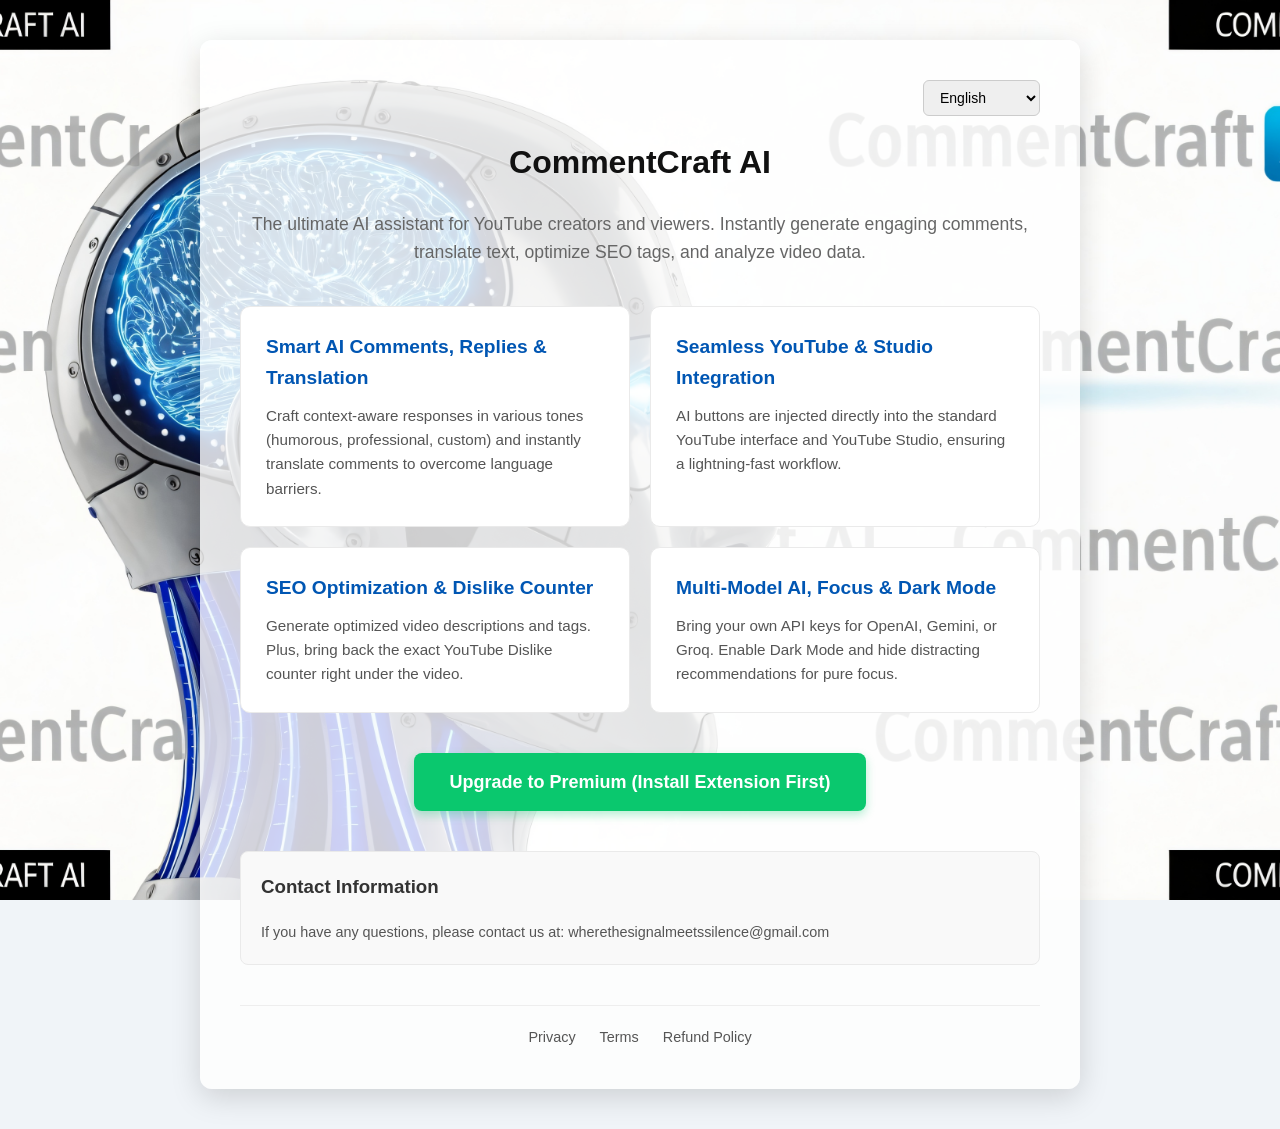
<file: index.html>
<!DOCTYPE html>
<html lang="en">
<head>
    <meta charset="UTF-8">
    <meta name="viewport" content="width=device-width, initial-scale=1.0">
    <title>CommentCraft AI</title>
    <link rel="stylesheet" href="site.css">
</head>
<body class="index-container">
    <div class="index-box">
        <div class="lang-switcher">
            <select id="lang-selector">
                <option value="en">English</option>
                <option value="uk">Українська</option>
                <option value="fr">Français</option>
                <option value="de">Deutsch</option>
                <option value="pl">Polski</option>
            </select>
        </div>
        
        <h1 data-i18n="idx_title">CommentCraft AI</h1>
        <p data-i18n="idx_desc" style="font-size: 1.1em; color: #666;">Instantly write comments, get tag suggestions, and analyze video data directly on YouTube.</p>
        
        <div class="features-grid">
            <div class="feature-card">
                <h3 data-i18n="feat1_title">Smart AI Comments & Replies</h3>
                <p data-i18n="feat1_desc">Generate context-aware comments in various tones (humorous, witty, grateful, ironic, or your custom style).</p>
            </div>
            <div class="feature-card">
                <h3 data-i18n="feat2_title">Seamless YouTube Integration</h3>
                <p data-i18n="feat2_desc">AI generation buttons are injected directly into the YouTube player and comment sections for a smooth workflow.</p>
            </div>
            <div class="feature-card">
                <h3 data-i18n="feat3_title">Video Insights & Dislike API</h3>
                <p data-i18n="feat3_desc">Extract video tags, descriptions, and bring back the hidden YouTube Dislike counter directly on the page.</p>
            </div>
            <div class="feature-card">
                <h3 data-i18n="feat4_title">Bring Your Own Key & Clean UI</h3>
                <p data-i18n="feat4_desc">Supports your own OpenAI (GPT) or Gemini API keys. Hide distracting YouTube recommendations for better focus.</p>
            </div>
        </div>

        <a href="https://chromewebstore.google.com/detail/commentcraft-ai-youtubers/noalilelennkhaakdagfkkgddkdmmcpj?utm_source=item-share-cb" class="buy-button" target="_blank">
            <span data-i18n="idx_btn_buy">Upgrade to Premium</span> (Install Extension First)
        </a>

        <div style="margin-top: 40px; text-align: left; padding: 20px; background: #f9f9f9; border-radius: 8px; border: 1px solid #eaeaea;">
            <h3 data-i18n="contact_title" style="margin-top: 0; color: #333;">Contact Information</h3>
            <p data-i18n="contact_details" style="font-size: 0.9em; color: #555; margin-bottom: 0;"></p>
        </div>

        <div class="nav-links">
            <a href="privacy.html" data-i18n="nav_privacy">Privacy Policy</a>
            <a href="terms.html" data-i18n="nav_terms">Terms of Service</a>
            <a href="refund.html" data-i18n="nav_refund">Refund Policy</a>
        </div>
    </div>

    <script src="translations.js"></script>
    <script src="language.js"></script>
</body>
</html>
</file>
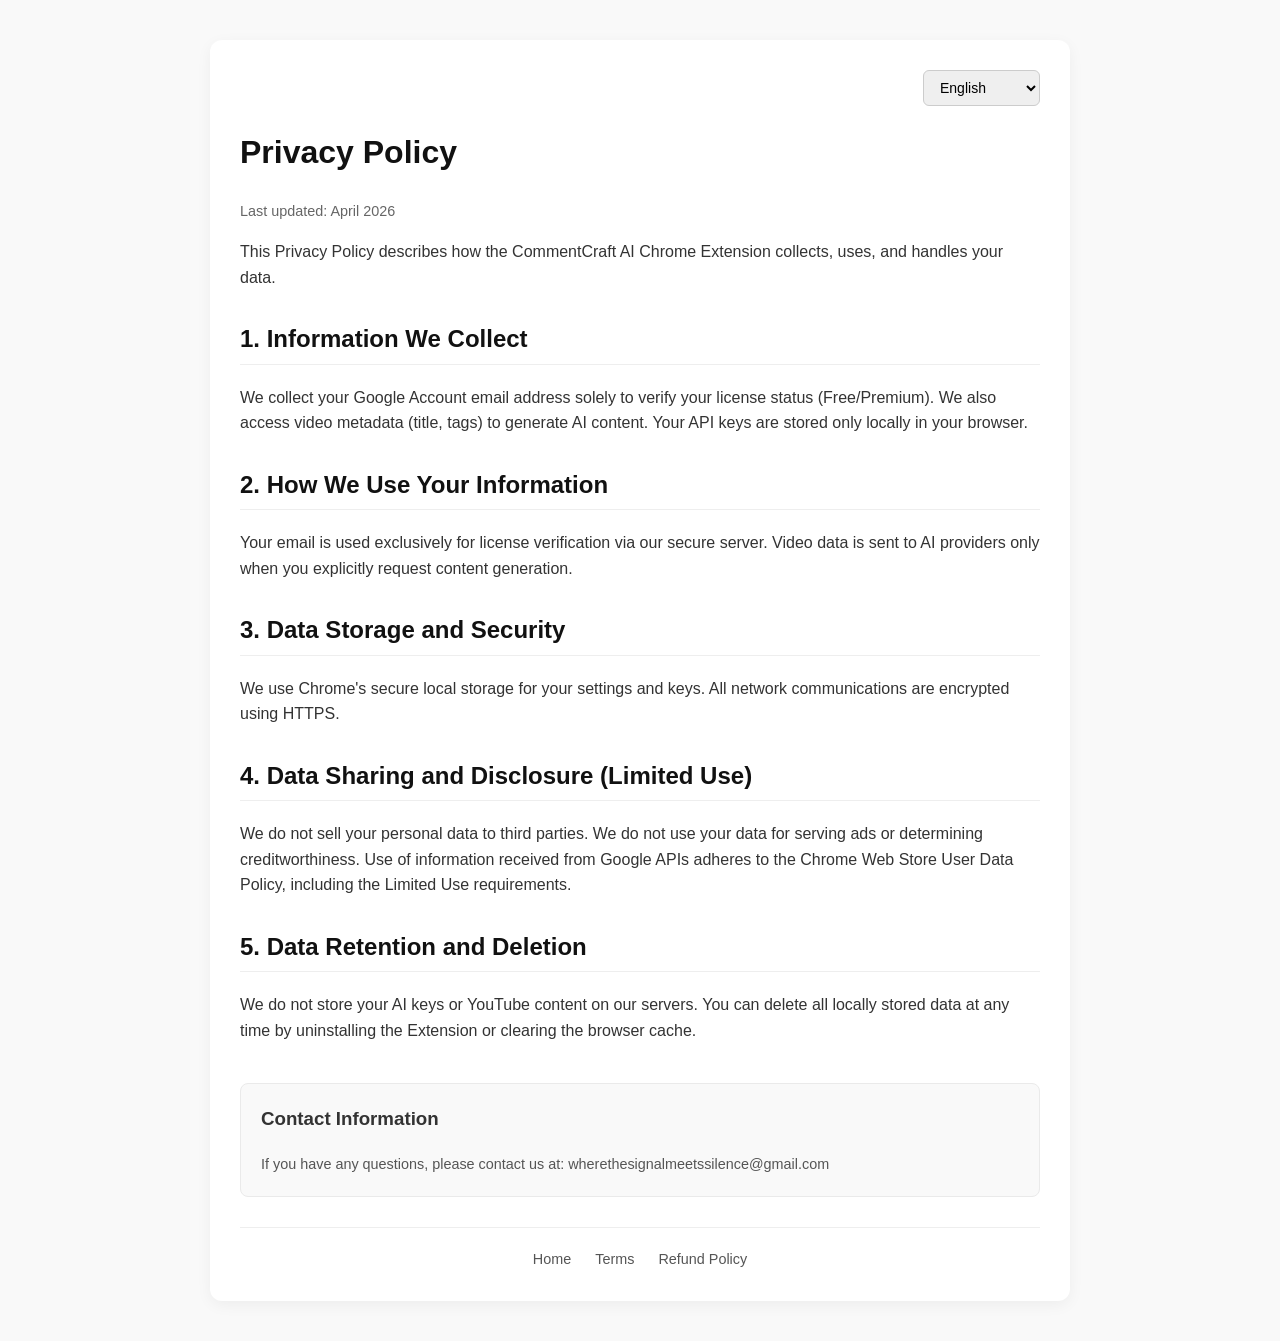
<file: privacy.html>
<!DOCTYPE html>
<html lang="en">
<head>
    <meta charset="UTF-8">
    <meta name="viewport" content="width=device-width, initial-scale=1.0">
    <title>Privacy Policy - CommentCraft AI</title>
    <link rel="stylesheet" href="site.css">
</head>
<body>
    <div class="page-container">
        <div class="lang-switcher">
            <select id="lang-selector">
                <option value="en">English</option>
                <option value="uk">Українська</option>
                <option value="fr">Français</option>
                <option value="de">Deutsch</option>
                <option value="pl">Polski</option>
            </select>
        </div>
        
        <h1 data-i18n="priv_title">Privacy Policy</h1>
        <p data-i18n="priv_date" style="color: #666; font-size: 0.9em;"></p>
        <p data-i18n="priv_intro"></p>

        <h2 data-i18n="priv_h1"></h2>
        <p data-i18n="priv_p1"></p>

        <h2 data-i18n="priv_h2"></h2>
        <p data-i18n="priv_p2"></p>

        <h2 data-i18n="priv_h3"></h2>
        <p data-i18n="priv_p3"></p>

        <h2 data-i18n="priv_h4"></h2>
        <p data-i18n="priv_p4"></p>

        <h2 data-i18n="priv_h5"></h2>
        <p data-i18n="priv_p5"></p>

        <div style="margin-top: 40px; text-align: left; padding: 20px; background: #f9f9f9; border-radius: 8px; border: 1px solid #eaeaea;">
            <h3 data-i18n="contact_title" style="margin-top: 0; color: #333;"></h3>
            <p data-i18n="contact_details" style="font-size: 0.9em; color: #555; margin-bottom: 0;"></p>
        </div>

        <div class="nav-links" style="margin-top: 30px;">
            <a href="index.html" data-i18n="nav_home"></a>
            <a href="terms.html" data-i18n="nav_terms"></a>
            <a href="refund.html" data-i18n="nav_refund"></a>
        </div>
    </div>
    <script src="translations.js"></script>
    <script src="language.js"></script>
</body>
</html>
</file>
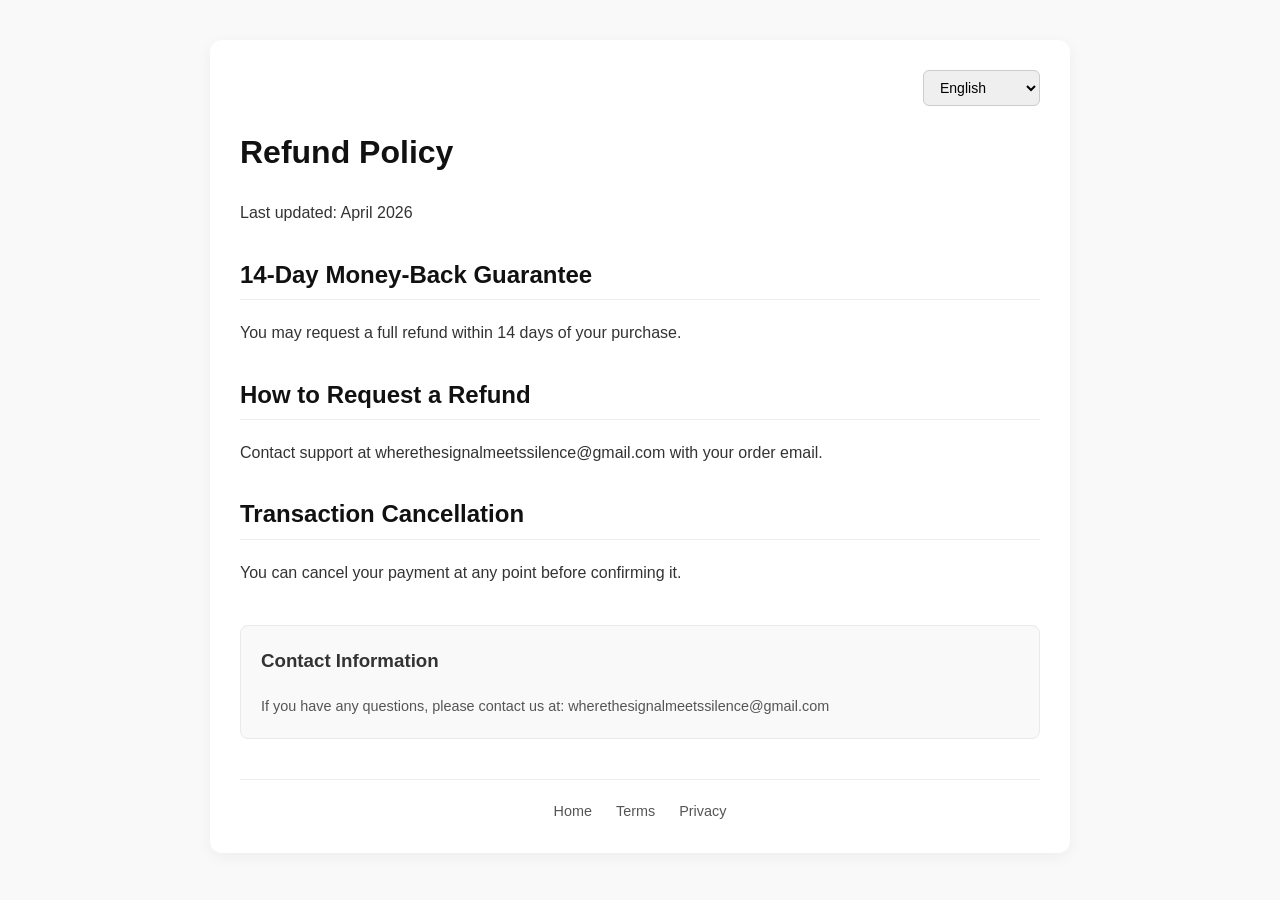
<file: refund.html>
<!DOCTYPE html>
<html lang="en">
<head>
    <meta charset="UTF-8">
    <meta name="viewport" content="width=device-width, initial-scale=1.0">
    <title>Refund Policy - CommentCraft AI</title>
    <link rel="stylesheet" href="site.css">
</head>
<body>
    <div class="page-container">
        <div class="lang-switcher">
            <select id="lang-selector">
                <option value="en">English</option><option value="uk">Українська</option>
                <option value="fr">Français</option><option value="de">Deutsch</option><option value="pl">Polski</option>
            </select>
        </div>
        
        <h1 data-i18n="ref_title">Refund Policy</h1>
        <p data-i18n="ref_date">Last updated: November 2025</p>
        
        <h2 data-i18n="ref_h1">14-Day Money-Back Guarantee</h2>
        <p data-i18n="ref_p1">We want you to be satisfied with CommentCraft AI. If you are not happy with the Premium features, you may request a full refund within 14 days of your purchase.</p>

        <h2 data-i18n="ref_h2">How to Request a Refund</h2>
        <p data-i18n="ref_p2">To request a refund, please contact our support team at wherethesignalmeetssilence@gmail.com. Please include the email address used for the purchase.</p>

        <h2 data-i18n="ref_h3">Transaction Cancellation</h2>
        <p data-i18n="ref_p3">You can cancel your payment transaction at any point before confirming it on the payment gateway page.</p>

        <div style="margin-top: 40px; text-align: left; padding: 20px; background: #f9f9f9; border-radius: 8px; border: 1px solid #eaeaea;">
            <h3 data-i18n="contact_title" style="margin-top: 0; color: #333;">Contact Information</h3>
            <p data-i18n="contact_details" style="font-size: 0.9em; color: #555; margin-bottom: 0;"></p>
        </div>

        <div class="nav-links">
            <a href="index.html" data-i18n="nav_home">Home</a>
            <a href="terms.html" data-i18n="nav_terms">Terms</a>
            <a href="privacy.html" data-i18n="nav_privacy">Privacy Policy</a>
        </div>
    </div>
    <script src="translations.js"></script><script src="language.js"></script>
</body>
</html>
</file>
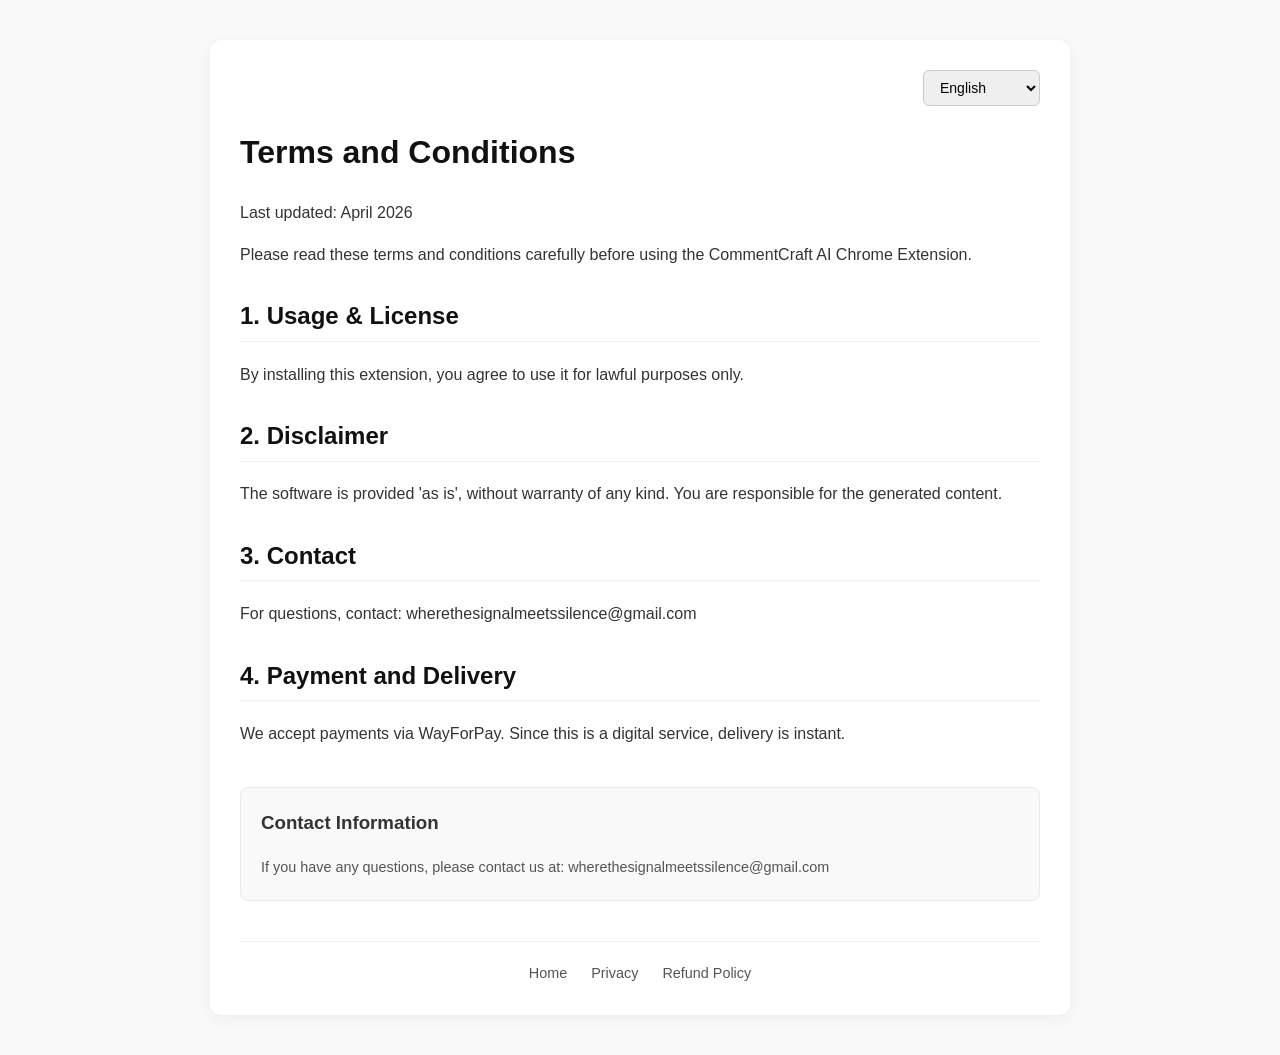
<file: terms.html>
<!DOCTYPE html>
<html lang="en">
<head>
    <meta charset="UTF-8">
    <meta name="viewport" content="width=device-width, initial-scale=1.0">
    <title>Terms & Conditions - CommentCraft AI</title>
    <link rel="stylesheet" href="site.css">
</head>
<body>
    <div class="page-container">
        <div class="lang-switcher">
            <select id="lang-selector">
                <option value="en">English</option><option value="uk">Українська</option>
                <option value="fr">Français</option><option value="de">Deutsch</option><option value="pl">Polski</option>
            </select>
        </div>
        
        <h1 data-i18n="terms_title">Terms and Conditions</h1>
        <p data-i18n="terms_date">Last updated: November 2025</p>
        <p data-i18n="terms_intro">Please read these terms and conditions carefully before using the CommentCraft AI Chrome Extension.</p>

        <h2 data-i18n="terms_h1">1. Usage & License</h2>
        <p data-i18n="terms_p1">By installing this extension, you agree to use it for lawful purposes only. Purchasing a Premium license grants you a non-exclusive, non-transferable right to use all premium features for a single user.</p>

        <h2 data-i18n="terms_h2">2. Disclaimer</h2>
        <p data-i18n="terms_p2">The software is provided "as is", without warranty of any kind. We do not guarantee that the AI generation will always be accurate or error-free. You are responsible for the content generated using the AI tools.</p>

        <h2 data-i18n="terms_h3">3. Contact</h2>
        <p data-i18n="terms_p3">For any questions regarding these terms, please contact us at: wherethesignalmeetssilence@gmail.com</p>

        <h2 data-i18n="terms_h4">4. Payment and Delivery</h2>
        <p data-i18n="terms_p4">We accept payments via Visa and Mastercard through the WayForPay secure payment system. Since this is a digital service, delivery is instant.</p>

        <div style="margin-top: 40px; text-align: left; padding: 20px; background: #f9f9f9; border-radius: 8px; border: 1px solid #eaeaea;">
            <h3 data-i18n="contact_title" style="margin-top: 0; color: #333;">Contact Information</h3>
            <p data-i18n="contact_details" style="font-size: 0.9em; color: #555; margin-bottom: 0;"></p>
        </div>

        <div class="nav-links">
            <a href="index.html" data-i18n="nav_home">Home</a>
            <a href="privacy.html" data-i18n="nav_privacy">Privacy Policy</a>
            <a href="refund.html" data-i18n="nav_refund">Refund Policy</a>
        </div>
    </div>
    <script src="translations.js"></script><script src="language.js"></script>
</body>
</html>
</file>
<file: site.css>
body {
    font-family: -apple-system, BlinkMacSystemFont, 'Segoe UI', Roboto, Helvetica, Arial, sans-serif;
    line-height: 1.6;
    margin: 0;
    padding: 0;
    color: #333;
    background-color: #f9f9f9;
}
.page-container {
    max-width: 800px;
    margin: 40px auto;
    padding: 30px;
    background-color: #fff;
    border-radius: 12px;
    box-shadow: 0 4px 15px rgba(0,0,0,0.05);
}
.index-container {
    text-align: center;
    background-color: #f0f4f8; /* Запасний колір, якщо картинка не завантажиться */
    background-image: url('images/background.jpg');
    background-size: cover;
    background-position: center;
    background-attachment: fixed;
    min-height: 100vh;
    display: flex;
    flex-direction: column;
    align-items: center;
    justify-content: center;
    padding: 40px 20px;
}
.index-box {
    background-color: rgba(255, 255, 255, 0.8);
    padding: 40px;
    border-radius: 12px;
    box-shadow: 0 8px 30px rgba(0,0,0,0.15);
    max-width: 800px;
    width: 100%;
}
h1, h2 { color: #111; }
h2 { border-bottom: 1px solid #eee; padding-bottom: 5px; margin-top: 30px; }
.nav-links { margin-top: 40px; font-size: 0.9em; text-align: center; border-top: 1px solid #eee; padding-top: 20px;}
.nav-links a { color: #555; text-decoration: none; margin: 0 10px; transition: color 0.2s; }
.nav-links a:hover { color: #0ac86e; text-decoration: none; }
.lang-switcher { text-align: right; margin-bottom: 20px; }
.lang-switcher select { padding: 8px 12px; border-radius: 6px; border: 1px solid #ccc; font-size: 14px; cursor: pointer; outline: none;}

/* Нові стилі для сітки можливостей */
.features-grid {
    display: grid;
    grid-template-columns: repeat(auto-fit, minmax(300px, 1fr));
    gap: 20px;
    margin-top: 40px;
    margin-bottom: 30px;
    text-align: left;
}
.feature-card {
    background: #fff;
    padding: 25px;
    border-radius: 10px;
    border: 1px solid #eaeaea;
    transition: transform 0.2s, box-shadow 0.2s;
}
.feature-card:hover {
    transform: translateY(-3px);
    box-shadow: 0 6px 15px rgba(0,0,0,0.08);
}
.feature-card h3 {
    margin-top: 0;
    color: #0056b3;
    font-size: 1.2em;
    margin-bottom: 10px;
}
.feature-card p {
    margin: 0;
    font-size: 0.95em;
    color: #555;
}

.buy-button {
    display: inline-block;
    background-color: #0ac86e;
    color: white;
    padding: 15px 35px;
    text-decoration: none;
    font-size: 18px;
    font-weight: bold;
    border-radius: 8px;
    margin-top: 10px;
    transition: background 0.3s, transform 0.1s;
    box-shadow: 0 4px 10px rgba(10, 200, 110, 0.3);
}
.buy-button:hover { background-color: #08a359; transform: translateY(-2px); }
code { background-color: #f4f4f4; padding: 2px 5px; border-radius: 4px; }
</file>
